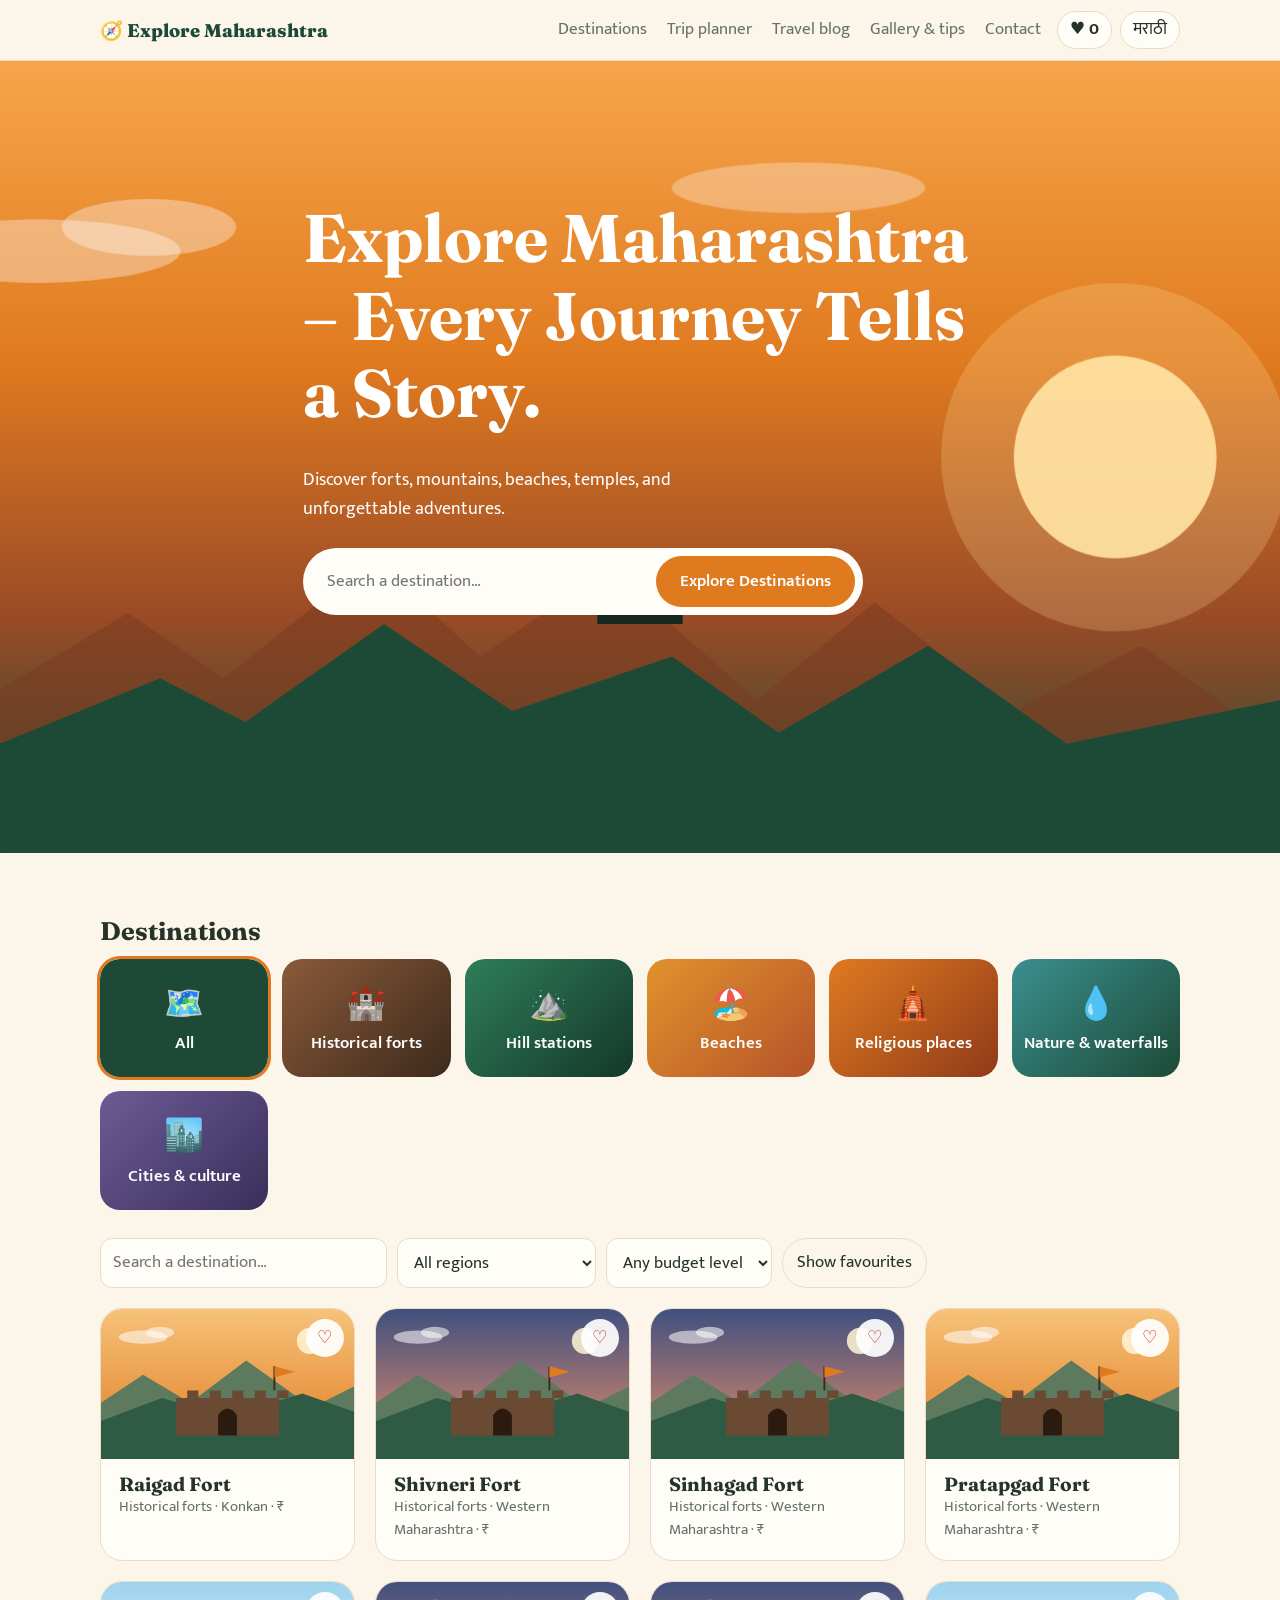
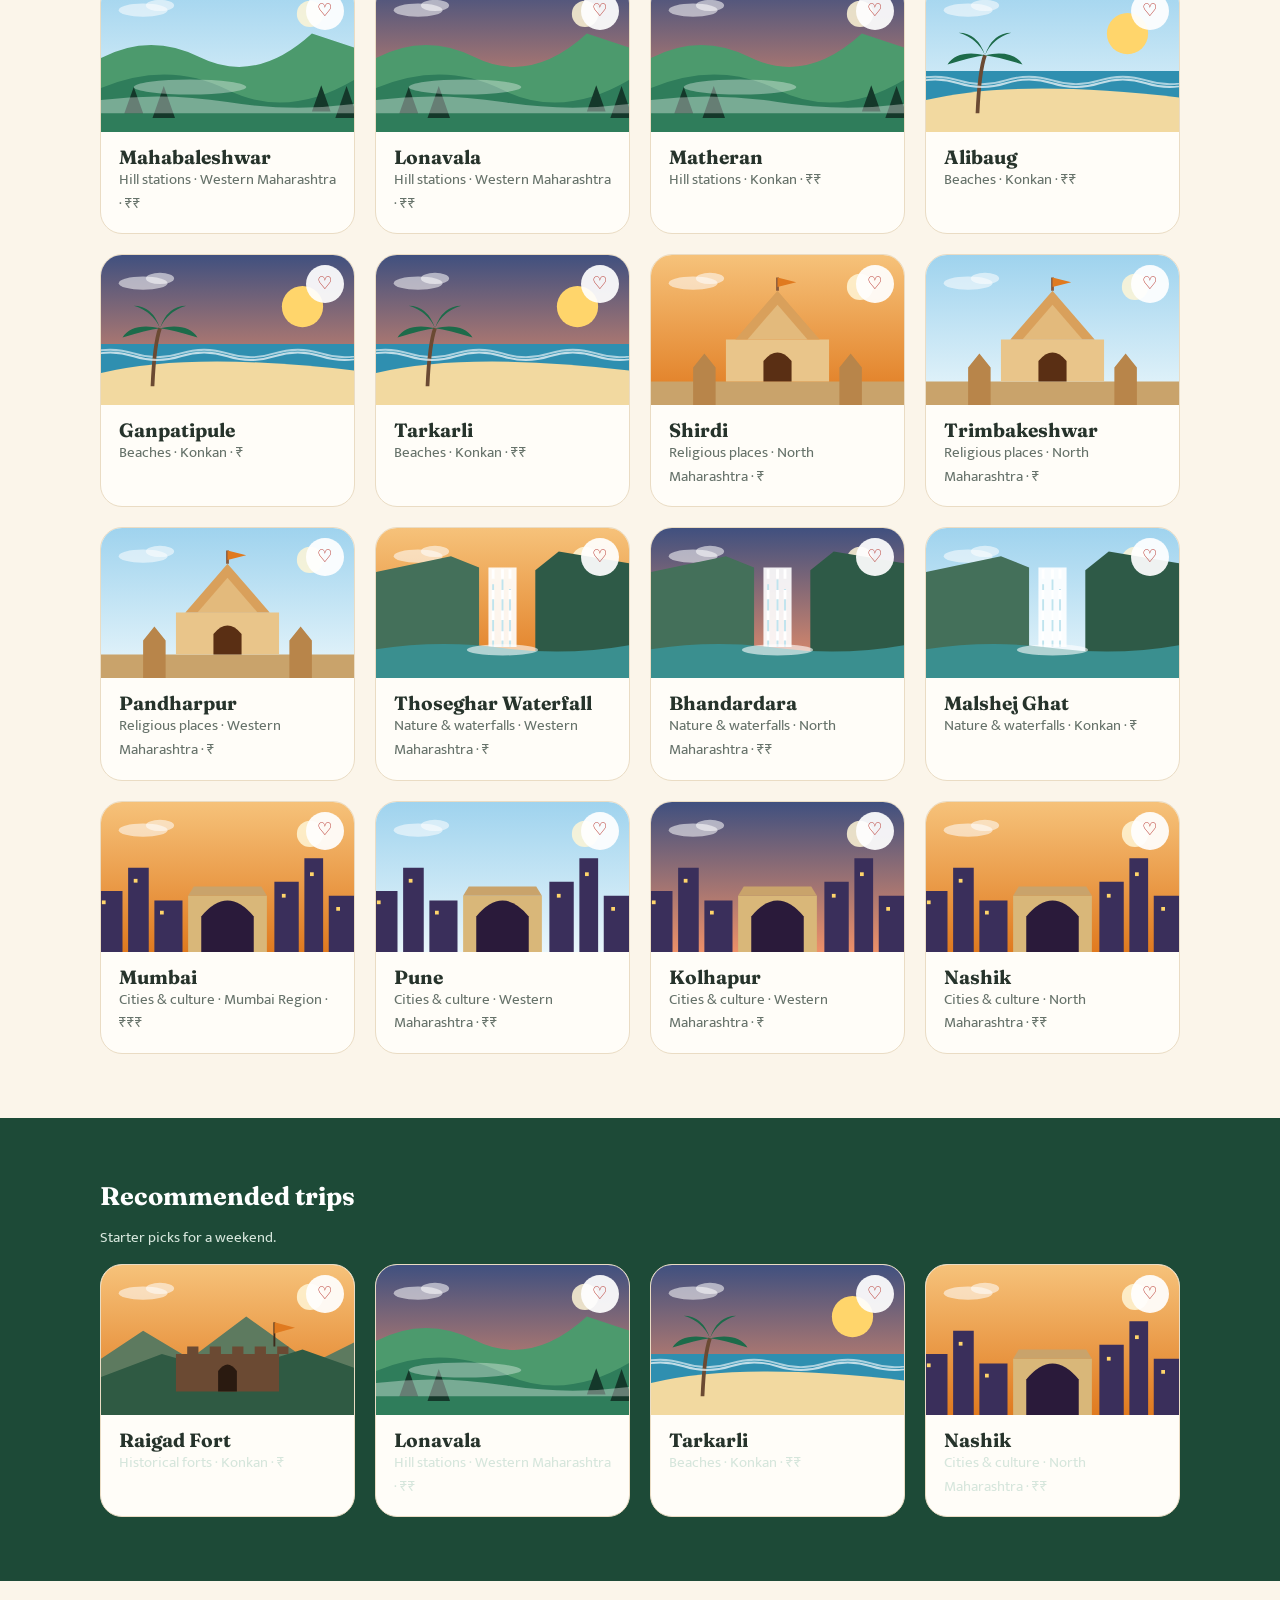
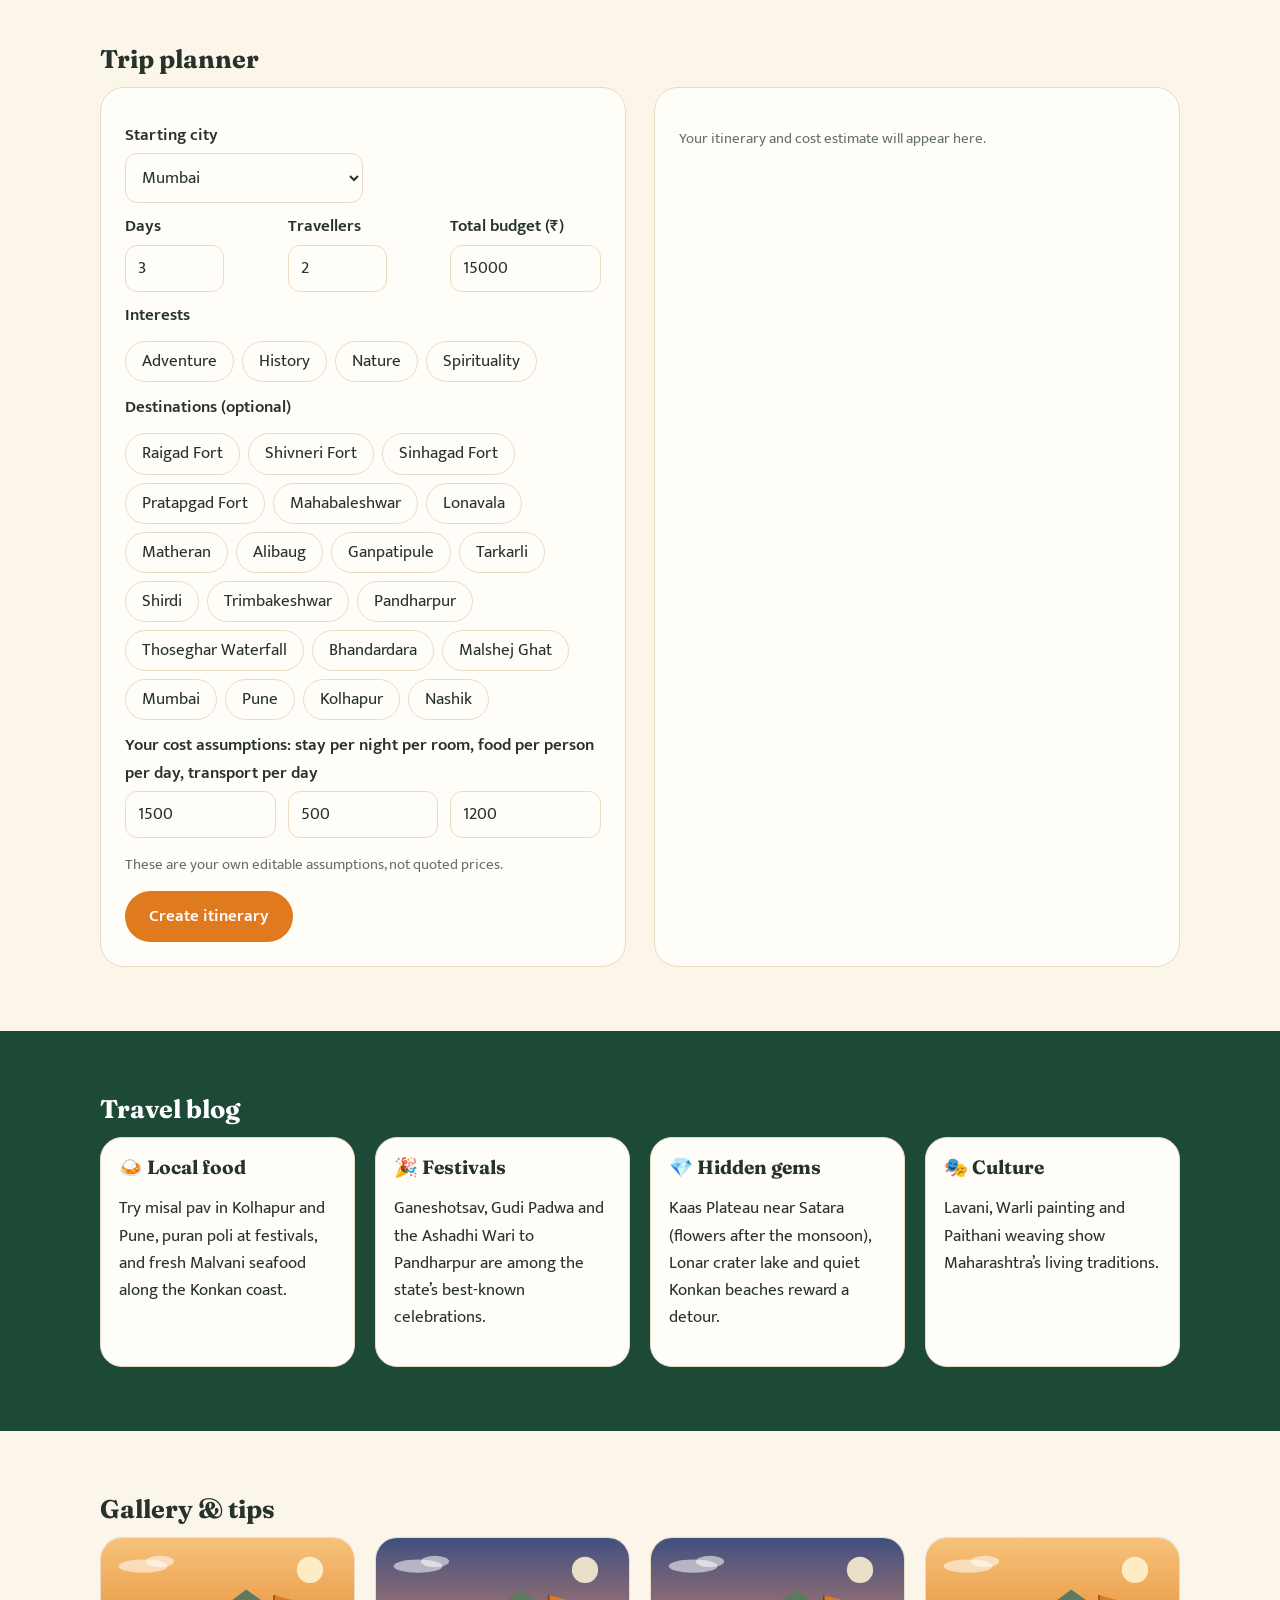
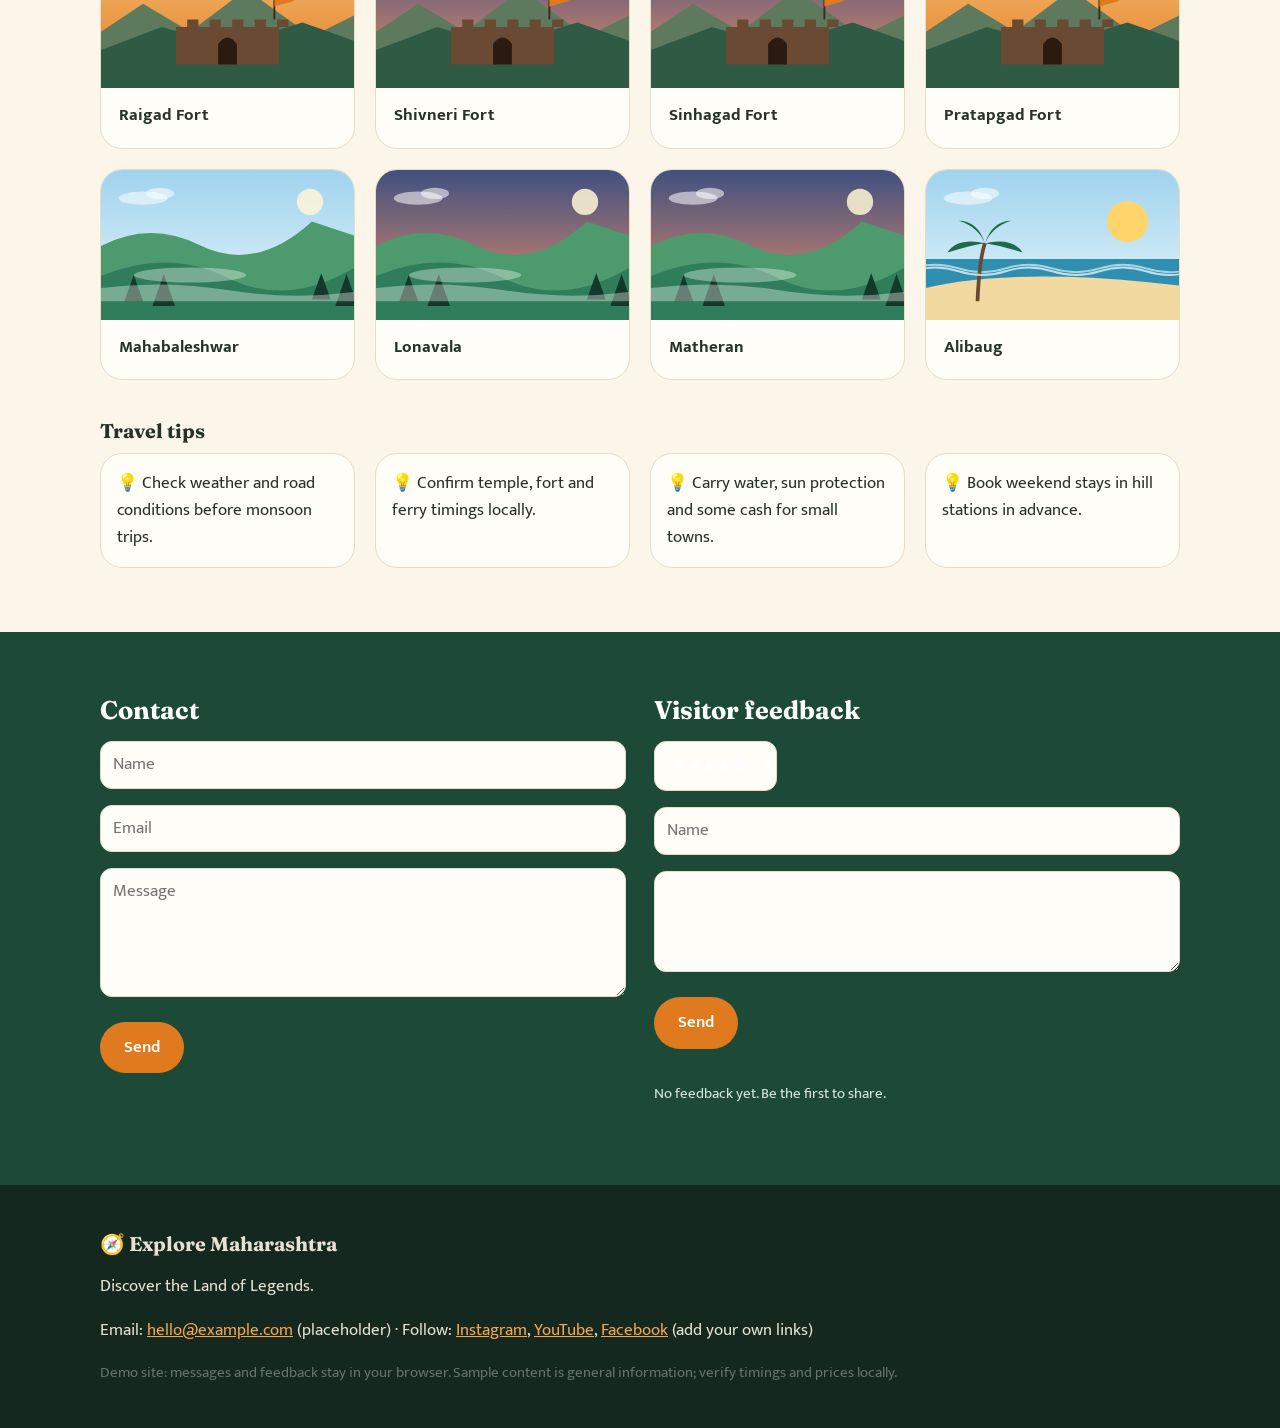
<file: Explore Maharashtra – Discover the Land of Legends (1).html>
<!DOCTYPE html>
<html lang="en"><head><meta charset="utf-8">
<meta name="viewport" content="width=device-width, initial-scale=1, viewport-fit=cover">
<title>Explore Maharashtra – Discover the Land of Legends</title>
<link href="https://fonts.googleapis.com/css2?family=Fraunces:wght@600;800&family=Mukta:wght@400;600&display=swap" rel="stylesheet">
<style>
:root{--bg:#fbf5ea;--card:#fffdf8;--ink:#26332b;--mut:#66726a;--sf:#e07a1f;--gr:#1d4a37;--ea:#8a5a3b;--line:#eadcc4;--onsf:#fff;box-sizing:border-box;padding-top:env(safe-area-inset-top,0px);padding-bottom:env(safe-area-inset-bottom,0px)}
@media(prefers-color-scheme:dark){:root:not([data-theme=light]){--bg:#111a15;--card:#19251f;--ink:#f2ecdf;--mut:#a9b5ac;--line:#2c3b32;--gr:#7fc3a0;color-scheme:dark}}
:root[data-theme=dark]{--bg:#111a15;--card:#19251f;--ink:#f2ecdf;--mut:#a9b5ac;--line:#2c3b32;--gr:#7fc3a0;color-scheme:dark}
*,*::before,*::after{box-sizing:inherit}html{scroll-behavior:smooth;scroll-padding-top:calc(env(safe-area-inset-top,0px) + 70px)}
body{margin:0;background:var(--bg);color:var(--ink);font:17px/1.6 Mukta,system-ui,sans-serif}
body::before{content:"";position:fixed;inset:0 0 auto;height:env(safe-area-inset-top,0px);background:var(--bg);z-index:60}
h1,h2,h3{font-family:Fraunces,Georgia,serif;line-height:1.15;margin:0 0 .5em}
a{color:inherit}button,input,select,textarea{font:inherit;color:inherit}
:focus-visible{outline:3px solid var(--sf);outline-offset:2px}
.wrap{max-width:1120px;margin:auto;padding:0 20px}section{padding:64px 0}
header{position:sticky;top:env(safe-area-inset-top,0px);z-index:50;background:var(--bg);border-bottom:1px solid var(--line)}
header .wrap{display:flex;align-items:center;gap:16px;height:60px}
.logo{font:800 1.15rem Fraunces,serif;text-decoration:none;color:var(--gr)}
nav{display:flex;gap:20px;margin-left:auto}nav a{text-decoration:none;color:var(--mut)}nav a:hover{color:var(--sf)}
.tools{display:flex;gap:8px}.tools button,#mb{border:1px solid var(--line);background:var(--card);border-radius:99px;padding:4px 12px;cursor:pointer}
#mb{display:none}
.btn{background:var(--sf);color:var(--onsf);border:0;border-radius:99px;padding:12px 24px;font-weight:600;cursor:pointer;text-decoration:none;display:inline-block;transition:transform .15s}
.btn:hover{transform:translateY(-2px)}.btn.alt{background:var(--gr);color:#fff}.ghost{background:none;border:1px solid var(--line);border-radius:99px;padding:6px 14px;cursor:pointer}
.hero{position:relative;min-height:88vh;display:flex;align-items:center;color:#fff;overflow:hidden;background:linear-gradient(180deg,#f6a54a 0%,#e07a1f 38%,#9a4b26 70%,#1d4a37 100%)}
.hero svg{position:absolute;left:0;bottom:0;width:100%;height:55%}
.hero .wrap{position:relative;padding-top:40px;padding-bottom:140px}
.hero h1{font-size:clamp(2.2rem,6vw,4.2rem);max-width:15ch;animation:rise .9s both}
@keyframes rise{from{opacity:0;transform:translateY(24px)}}
@media(prefers-reduced-motion:reduce){*{animation:none!important;transition:none!important;scroll-behavior:auto!important}}
.hero p{max-width:46ch;font-size:1.15rem}
.sb{display:flex;gap:8px;background:var(--card);padding:8px;border-radius:99px;max-width:560px;margin-top:24px}
.sb input{flex:1;border:0;background:none;padding:8px 16px;min-width:0}
.grid{display:grid;grid-template-columns:repeat(auto-fill,minmax(250px,1fr));gap:20px}
.card{background:var(--card);border:1px solid var(--line);border-radius:22px;overflow:hidden;position:relative;transition:transform .2s,box-shadow .2s}
.card:hover{transform:translateY(-4px);box-shadow:0 12px 28px rgba(60,40,10,.18)}
.ph{height:150px;overflow:hidden}.ph svg,.ph img{width:100%;height:100%;display:block;object-fit:cover;transition:transform .6s}
.card .b{padding:14px 18px 18px}.card h3{font-size:1.2rem;margin:0}.card h3 a{text-decoration:none}.card h3 a::after{content:"";position:absolute;inset:0}
.mut{color:var(--mut);font-size:.92rem}.fb{position:absolute;top:10px;right:10px;z-index:2;border:0;background:rgba(255,255,255,.92);color:#b3261e;border-radius:50%;width:38px;height:38px;cursor:pointer;font-size:1.1rem}
.chips{display:flex;flex-wrap:wrap;gap:8px;margin:12px 0}.chip{border:1px solid var(--line);background:var(--card);border-radius:99px;padding:6px 16px;cursor:pointer}
.chip.on{background:var(--gr);color:#fff;border-color:var(--gr)}
.filters{display:flex;flex-wrap:wrap;gap:10px;margin:0 0 20px}
input,select,textarea{background:var(--card);border:1px solid var(--line);border-radius:12px;padding:9px 12px;max-width:100%}
.cats{display:grid;grid-template-columns:repeat(auto-fit,minmax(150px,1fr));gap:14px;margin-bottom:28px}
.cat{border:0;border-radius:20px;padding:20px 10px;color:#fff;cursor:pointer;font-weight:600;text-align:center}.cat span{display:block;font-size:2rem}
.empty{padding:40px;text-align:center;border:2px dashed var(--line);border-radius:20px;color:var(--mut);grid-column:1/-1}
.two{display:grid;grid-template-columns:1fr 1fr;gap:28px}.stack>*{margin-bottom:16px}
.pl{background:var(--card);border:1px solid var(--line);border-radius:24px;padding:24px}
.pl label{display:block;margin:10px 0 4px;font-weight:600}.row{display:grid;grid-template-columns:repeat(auto-fit,minmax(130px,1fr));gap:12px}
.day{border-left:4px solid var(--sf);padding:4px 0 4px 14px;margin:0 0 14px}
.dark{background:var(--gr);color:#fff}.dark .mut{color:#d6e6dc}.dark .card{color:var(--ink)}
#dv{position:fixed;inset:0;z-index:80;background:var(--bg);overflow:auto;display:none;padding-top:env(safe-area-inset-top,0px)}
#dv.open{display:block;animation:rise .35s both}
.gal{display:grid;grid-template-columns:2fr 1fr 1fr;gap:10px;margin:18px 0}.gal div{border-radius:18px;min-height:120px;display:grid;place-items:center;color:#fff;text-align:center;padding:8px}.gal div:first-child{grid-row:span 2;min-height:250px;font-size:3.5rem}
.gt{position:relative;overflow:hidden;padding:0!important}.gt svg{position:absolute;inset:0;width:100%;height:100%}.gt span{position:relative;align-self:end;background:rgba(0,0,0,.5);padding:2px 12px;border-radius:99px;font-size:.9rem;margin:8px}
.tag{display:inline-block;background:var(--line);border-radius:99px;padding:2px 12px;margin:2px;font-size:.9rem}
.err{color:#b3261e}.ok{color:var(--gr);font-weight:600}
footer{background:#14281f;color:#e8e0d0;padding:48px 0 28px}footer a{color:#f6a54a}
.spin{width:28px;height:28px;border:4px solid var(--line);border-top-color:var(--sf);border-radius:50%;animation:sp 1s linear infinite;margin:20px auto}@keyframes sp{to{transform:rotate(360deg)}}
@media(max-width:820px){.two{grid-template-columns:1fr}.gal{grid-template-columns:1fr 1fr}.gal div:first-child{grid-column:span 2;grid-row:auto;min-height:160px}
#mb{display:block}nav{display:none;position:absolute;top:60px;left:0;right:0;background:var(--bg);flex-direction:column;padding:16px 20px;border-bottom:1px solid var(--line)}nav.open{display:flex}.tools{margin-left:auto}}
.cl{animation:dr 14s ease-in-out infinite alternate}@keyframes dr{to{transform:translateX(40px)}}
.sun{animation:pu 4s ease-in-out infinite;transform-box:fill-box;transform-origin:center}@keyframes pu{50%{transform:scale(1.14)}}
.fl{animation:fw 1.6s ease-in-out infinite;transform-box:fill-box;transform-origin:left center}@keyframes fw{50%{transform:skewY(10deg)}}
.wv{animation:wv 5s linear infinite}@keyframes wv{to{transform:translateX(100px)}}
.wf{animation:wf .9s linear infinite}@keyframes wf{to{stroke-dashoffset:-22}}
.tw{animation:gl 1.8s ease-in-out infinite alternate}.tw2{animation-delay:-.9s}@keyframes gl{from{opacity:.25}}
.card:hover .ph svg,.card:hover .ph img{transform:scale(1.1)}.gt img{position:absolute;inset:0;width:100%;height:100%;object-fit:cover}
.rv{opacity:0;transform:translateY(24px);transition:opacity .6s,transform .6s}.rv.in{opacity:1;transform:none}
.hero .sky{top:0;height:100%}.sunrise{animation:ri 2.6s cubic-bezier(.2,.7,.2,1) both}@keyframes ri{from{transform:translateY(140px);opacity:0}}
.bd{animation:fly 18s linear infinite}@keyframes fly{from{transform:translateX(-80px)}to{transform:translateX(1300px)}}
.hero p{animation:rise2 .9s .25s both}.sb{animation:rise2 .9s .45s both}@keyframes rise2{from{opacity:0;transform:translateY(24px)}}
</style></head>
<body id="top">
<header><div class="wrap"><a class="logo" href="#top">🧭 Explore Maharashtra</a>
<nav id="nav"><a href="#destinations" data-i="nDest"></a><a href="#planner" data-i="nPlan"></a><a href="#blog" data-i="nBlog"></a><a href="#gallery" data-i="nGal"></a><a href="#contact" data-i="nCon"></a></nav>
<div class="tools"><button id="fv" aria-label="Favourites">♥ <b id="fc">0</b></button><button id="lg">मराठी</button><button id="mb" aria-label="Menu">☰</button></div></div></header>

<main>
<div class="hero"><svg class="sky" viewBox="0 0 1200 500" preserveAspectRatio="xMidYMid slice" aria-hidden="true"><circle class="sunrise" cx="900" cy="250" r="110" fill="#ffe3a3" opacity=".22"/><circle class="sunrise" cx="900" cy="250" r="64" fill="#ffe3a3" opacity=".92"/><g class="cl"><ellipse cx="220" cy="120" rx="90" ry="20" fill="#fff" opacity=".35"/><ellipse cx="290" cy="105" rx="55" ry="18" fill="#fff" opacity=".35"/></g><g class="cl" style="animation-duration:20s"><ellipse cx="700" cy="80" rx="80" ry="16" fill="#fff" opacity=".3"/></g><g transform="translate(0 150)"><path class="bd" d="M0 0q8-10 16 0q8-10 16 0" fill="none" stroke="#3a1d0e" stroke-width="3" stroke-linecap="round"/></g><g transform="translate(0 200)"><path class="bd" style="animation-delay:-6s" d="M0 0q8-10 16 0q8-10 16 0" fill="none" stroke="#3a1d0e" stroke-width="3" stroke-linecap="round"/></g><g transform="translate(0 110)"><path class="bd" style="animation-delay:-12s" d="M0 0q8-10 16 0q8-10 16 0" fill="none" stroke="#3a1d0e" stroke-width="3" stroke-linecap="round"/></g></svg><svg viewBox="0 0 1200 400" preserveAspectRatio="none" aria-hidden="true"><path d="M0 400V250l120-70 90 60 140-110 100 90 120-80 140 120 110-90 130 100 120-60 130 90v200z" fill="#7a3d22" opacity=".55"/><path d="M0 400V300l150-60 80 40 130-90 120 80 150-50 100 70 140-80 130 90 200-40v140z" fill="#1d4a37"/><path d="M560 190h80v-20h-10v-14h-12v14h-14v-14h-12v14h-14v-14h-12v14h-6z" fill="#14281f"/></svg>
<div class="wrap"><h1 data-i="h1"></h1><p data-i="sub"></p>
<form class="sb" id="hs" role="search"><input id="hq" data-ph="ph" aria-label="Search destinations"><button class="btn" data-i="btn"></button></form></div></div>

<section id="destinations"><div class="wrap">
<h2 data-i="nDest"></h2>
<div class="cats" id="cats"></div>
<div class="filters"><input id="q" data-ph="ph" aria-label="Search"><select id="zf"></select><select id="bf"></select><button class="ghost" id="fo"></button></div>
<div class="grid" id="list" aria-live="polite"></div></div></section>

<section class="dark" id="featured"><div class="wrap"><h2 data-i="rec"></h2><p class="mut" data-i="recs"></p>
<div class="grid" id="rec"></div></div></section>

<section id="planner"><div class="wrap"><h2 data-i="nPlan"></h2><div class="two"><div class="pl">
<label data-i="start"></label><select id="ps"><option>Mumbai</option><option>Pune</option><option>Nashik</option><option>Nagpur</option><option>Kolhapur</option><option>Chhatrapati Sambhajinagar</option></select>
<div class="row"><div><label data-i="days"></label><input id="pd" type="number" min="1" max="10" value="3"></div><div><label data-i="trav"></label><input id="pt" type="number" min="1" max="20" value="2"></div><div><label data-i="bud"></label><input id="pb" type="number" min="0" step="500" value="15000"></div></div>
<label data-i="int"></label><div class="chips" id="pi"></div>
<label data-i="pls"></label><div class="chips" id="pp"></div>
<label data-i="rates"></label><div class="row"><input id="rs" type="number" min="0" value="1500" aria-label="Stay"><input id="rf" type="number" min="0" value="500" aria-label="Food"><input id="rt" type="number" min="0" value="1200" aria-label="Transport"></div>
<p class="mut" data-i="ratesn"></p><button class="btn" id="gen" data-i="gen"></button></div>
<div class="pl" id="out" aria-live="polite"><p class="mut" data-i="outh"></p></div></div></div></section>

<section id="blog" class="dark"><div class="wrap"><h2 data-i="nBlog"></h2><div class="grid" id="bl"></div></div></section>

<section id="gallery"><div class="wrap"><h2 data-i="nGal"></h2><div class="grid" id="gl"></div>
<h3 style="margin-top:40px" data-i="tipsh"></h3><div class="grid" id="tp"></div></div></section>

<section id="contact" class="dark"><div class="wrap two"><form class="stack" id="cf" novalidate><h2 data-i="nCon"></h2>
<input id="cn" placeholder="Name" aria-label="Name" style="width:100%"><input id="ce" type="email" placeholder="Email" aria-label="Email" style="width:100%"><textarea id="cm" rows="4" placeholder="Message" aria-label="Message" style="width:100%"></textarea>
<button class="btn" data-i="send"></button><p id="cs" role="status"></p></form>
<form class="stack" id="ff" novalidate><h2 data-i="fbh"></h2><select id="fr" aria-label="Rating"><option value="5">★★★★★</option><option value="4">★★★★</option><option value="3">★★★</option><option value="2">★★</option><option value="1">★</option></select>
<input id="fn" placeholder="Name" aria-label="Name" style="width:100%"><textarea id="ft" rows="3" aria-label="Feedback" style="width:100%"></textarea><button class="btn" data-i="send"></button><p id="fs" role="status"></p><div id="fl"></div></form></div></section>
</main>

<footer><div class="wrap"><h3>🧭 Explore Maharashtra</h3><p>Discover the Land of Legends.</p>
<p>Email: <a href="mailto:hello@example.com">hello@example.com</a> (placeholder) · Follow: <a href="#top">Instagram</a>, <a href="#top">YouTube</a>, <a href="#top">Facebook</a> (add your own links)</p>
<p class="mut" data-i="disc"></p></div></footer>

<div id="dv" role="dialog" aria-modal="true" aria-label="Destination details"></div>

<script>
const CAT={forts:["🏰","#8a5a3b,#3d2a1b"],hills:["⛰️","#2f7d5b,#14382a"],beaches:["🏖️","#e0922b,#b5532a"],religious:["🛕","#e07a1f,#8f3a1a"],nature:["💧","#3a8f8f,#1d4a37"],cities:["🏙️","#6b5b95,#3a2f5b"]};
const TIPS={forts:"Wear shoes with grip, carry water, and avoid climbing in heavy rain or after dark.",hills:"Roads can be foggy in the monsoon. Book stays early for weekends and holidays.",beaches:"Swim only where locals or lifeguards say it is safe, and respect red-flag warnings.",religious:"Dress modestly, expect queues on festival days, and check temple timings before you go.",nature:"Waterfalls and ghats can be slippery and dangerous in the monsoon. Follow local warnings.",cities:"Use official transport options, keep valuables secure, and plan for traffic."};
const D=[
{id:"raigad",c:"forts",n:"Raigad Fort",m:"रायगड",z:"Konkan",t:["history","adventure"],b:1,best:"October to February",f:"Capital of Chhatrapati Shivaji Maharaj’s kingdom, where he was crowned in 1674.",a:["Maha Darwaja","Jagadishwar temple","Ropeway ride"],nb:["pratapgad","mahabaleshwar"]},
{id:"shivneri",c:"forts",n:"Shivneri Fort",m:"शिवनेरी",z:"Western Maharashtra",t:["history","adventure"],b:1,best:"October to February",f:"Birthplace of Chhatrapati Shivaji Maharaj, near Junnar in Pune district.",a:["Shivai Devi temple","Birthplace of Shivaji Maharaj","Fort ramparts"],nb:["sinhagad","lonavala"]},
{id:"sinhagad",c:"forts",n:"Sinhagad Fort",m:"सिंहगड",z:"Western Maharashtra",t:["history","adventure","nature"],b:1,best:"Monsoon and winter",f:"Hill fort near Pune, famous for Tanaji Malusare’s battle in 1670.",a:["Tanaji Malusare memorial","Kondhana caves","Sunrise views"],nb:["pune","lonavala"]},
{id:"pratapgad",c:"forts",n:"Pratapgad Fort",m:"प्रतापगड",z:"Western Maharashtra",t:["history","nature"],b:1,best:"October to February",f:"Fort near Mahabaleshwar linked to the 1659 encounter with Afzal Khan.",a:["Bhavani temple","Shivaji statue","Fort walls"],nb:["mahabaleshwar","raigad"]},
{id:"mahabaleshwar",c:"hills",n:"Mahabaleshwar",m:"महाबळेश्वर",z:"Western Maharashtra",t:["nature"],b:2,best:"October to June (heavy rain in monsoon)",f:"Hill station in the Sahyadris near the source of the Krishna river, known for strawberries.",a:["Arthur’s Seat","Venna Lake","Strawberry farms"],nb:["pratapgad","thoseghar"]},
{id:"lonavala",c:"hills",n:"Lonavala",m:"लोणावळा",z:"Western Maharashtra",t:["nature","adventure","history"],b:2,best:"Monsoon to winter",f:"Green Sahyadri hill station between Mumbai and Pune, near the Karla and Bhaja caves.",a:["Bhushi Dam","Karla and Bhaja caves","Chikki tasting"],nb:["sinhagad","matheran"]},
{id:"matheran",c:"hills",n:"Matheran",m:"माथेरान",z:"Konkan",t:["nature"],b:2,best:"October to May",f:"A vehicle-free hill station; the Neral–Matheran toy train is a classic ride.",a:["Echo Point","Toy train","Horse-riding trails"],nb:["lonavala","alibaug"]},
{id:"alibaug",c:"beaches",n:"Alibaug",m:"अलिबाग",z:"Konkan",t:["history","nature"],b:2,best:"October to May",f:"Coastal town near Mumbai with the sea-fort Kolaba, reached by ferry or road.",a:["Alibaug beach","Kolaba Fort","Ferry ride"],nb:["raigad","matheran"]},
{id:"ganpatipule",c:"beaches",n:"Ganpatipule",m:"गणपतीपुळे",z:"Konkan",t:["spirituality","nature"],b:1,best:"October to March",f:"A beach town in Ratnagiri known for its seaside Ganesh temple.",a:["Ganpatipule temple","Beach walks","Konkan food"],nb:["tarkarli"]},
{id:"tarkarli",c:"beaches",n:"Tarkarli",m:"तारकर्ली",z:"Konkan",t:["adventure","nature"],b:2,best:"November to March",f:"Sindhudurg beach known for clear water, water sports and Malvani cuisine.",a:["Snorkelling and scuba","Sindhudurg Fort","Malvani meals"],nb:["ganpatipule"]},
{id:"shirdi",c:"religious",n:"Shirdi",m:"शिर्डी",z:"North Maharashtra",t:["spirituality"],b:1,best:"October to March",f:"Home of the Sai Baba temple and samadhi in Ahmednagar district.",a:["Sai Baba Samadhi Mandir","Dwarkamai","Aarti"],nb:["bhandardara","nashik"]},
{id:"trimbakeshwar",c:"religious",n:"Trimbakeshwar",m:"त्र्यंबकेश्वर",z:"North Maharashtra",t:["spirituality","nature"],b:1,best:"October to March",f:"Ancient Shiva temple, one of the twelve Jyotirlingas, near the Godavari’s source.",a:["Trimbakeshwar temple","Brahmagiri hill","Kushavart kund"],nb:["nashik"]},
{id:"pandharpur",c:"religious",n:"Pandharpur",m:"पंढरपूर",z:"Western Maharashtra",t:["spirituality"],b:1,best:"October to March; Ashadhi Ekadashi for the Wari",f:"Temple town on the Bhima river, centre of the Warkari tradition of Vitthal worship.",a:["Vitthal-Rukmini temple","Chandrabhaga riverfront","Ashadhi Wari"],nb:["kolhapur"]},
{id:"thoseghar",c:"nature",n:"Thoseghar Waterfall",m:"ठोसेघर",z:"Western Maharashtra",t:["nature","adventure"],b:1,best:"Monsoon (July to September) with caution",f:"Series of waterfalls near Satara, at their best during the rains.",a:["Main waterfall viewpoints","Nature walks","Sajjangad nearby"],nb:["mahabaleshwar","pratapgad"]},
{id:"bhandardara",c:"nature",n:"Bhandardara",m:"भंडारदरा",z:"North Maharashtra",t:["nature","adventure"],b:2,best:"Monsoon to winter",f:"Lake and mountain region with Arthur Lake, Randha Falls and Kalsubai, the state’s highest peak.",a:["Arthur Lake","Randha Falls","Kalsubai trek"],nb:["shirdi","nashik"]},
{id:"malshej",c:"nature",n:"Malshej Ghat",m:"माळशेज घाट",z:"Konkan",t:["nature","adventure"],b:1,best:"Monsoon (July to September) with caution",f:"Sahyadri mountain pass known for misty monsoon views and waterfalls.",a:["Ghat viewpoints","Waterfalls","Photography"],nb:["shivneri","lonavala"]},
{id:"mumbai",c:"cities",n:"Mumbai",m:"मुंबई",z:"Mumbai Region",t:["history","nature"],b:3,best:"November to February",f:"Maharashtra’s coastal capital, home to the Gateway of India and Elephanta Caves.",a:["Gateway of India","Marine Drive","Elephanta Caves"],nb:["alibaug","lonavala"]},
{id:"pune",c:"cities",n:"Pune",m:"पुणे",z:"Western Maharashtra",t:["history"],b:2,best:"October to February",f:"Cultural city of the Peshwas with Shaniwar Wada and the Aga Khan Palace.",a:["Shaniwar Wada","Aga Khan Palace","Dagdusheth Ganpati"],nb:["sinhagad","lonavala"]},
{id:"kolhapur",c:"cities",n:"Kolhapur",m:"कोल्हापूर",z:"Western Maharashtra",t:["spirituality","history"],b:1,best:"October to February",f:"City of the Mahalaxmi temple, Kolhapuri chappals and spicy tambda rassa.",a:["Mahalaxmi temple","Rankala Lake","New Palace museum"],nb:["pandharpur","tarkarli"]},
{id:"nashik",c:"cities",n:"Nashik",m:"नाशिक",z:"North Maharashtra",t:["spirituality","history"],b:2,best:"October to March",f:"Godavari city of the Kumbh Mela, Panchavati ghats and nearby vineyards.",a:["Panchavati","Pandavleni caves","Vineyard visits"],nb:["trimbakeshwar","shirdi"]}];
const BLOG=[["🍛 Local food","Try misal pav in Kolhapur and Pune, puran poli at festivals, and fresh Malvani seafood along the Konkan coast."],["🎉 Festivals","Ganeshotsav, Gudi Padwa and the Ashadhi Wari to Pandharpur are among the state’s best-known celebrations."],["💎 Hidden gems","Kaas Plateau near Satara (flowers after the monsoon), Lonar crater lake and quiet Konkan beaches reward a detour."],["🎭 Culture","Lavani, Warli painting and Paithani weaving show Maharashtra’s living traditions."]];
const TP=["Check weather and road conditions before monsoon trips.","Confirm temple, fort and ferry timings locally.","Carry water, sun protection and some cash for small towns.","Book weekend stays in hill stations in advance."];
const T={en:{nDest:"Destinations",nPlan:"Trip planner",nBlog:"Travel blog",nGal:"Gallery & tips",nCon:"Contact",h1:"Explore Maharashtra – Every Journey Tells a Story.",sub:"Discover forts, mountains, beaches, temples, and unforgettable adventures.",ph:"Search a destination…",btn:"Explore Destinations",all:"All",forts:"Historical forts",hills:"Hill stations",beaches:"Beaches",religious:"Religious places",nature:"Nature & waterfalls",cities:"Cities & culture",reg:"All regions",bud:"Total budget (₹)",bf:"Any budget level",fo:"Show favourites",fa:"Show all",empty:"No destinations match. Clear a filter or try another search.",nofav:"No favourites yet. Tap ♥ on a card to save it.",rec:"Recommended trips",recs:"Starter picks for a weekend.",best:"Best time to visit",attr:"Attractions & activities",nbh:"Nearby destinations",tips:"Travel tips & safety",bl:"Budget level",bln:"Relative level only. Check current prices before you travel.",map:"Open in Google Maps",fct:"Facts",back:"← Back",addp:"Add to planner",start:"Starting city",days:"Days",trav:"Travellers",int:"Interests",pls:"Destinations (optional)",rates:"Your cost assumptions: stay per night per room, food per person per day, transport per day",ratesn:"These are your own editable assumptions, not quoted prices.",gen:"Create itinerary",outh:"Your itinerary and cost estimate will appear here.",send:"Send",tipsh:"Travel tips",fbh:"Visitor feedback",disc:"Demo site: messages and feedback stay in your browser. Sample content is general information; verify timings and prices locally.",adventure:"Adventure",history:"History",nature2:"Nature",spirituality:"Spirituality",sent:"Thanks! Saved in this browser (demo, nothing is sent).",bad:"Please fill in all fields; email must be valid.",nofb:"No feedback yet. Be the first to share.",ld:"Planning…",noresult:"Pick at least one interest or destination.",over:"Over budget by",under:"Within budget, left over",stay:"Accommodation",food:"Food",trans:"Transport",tot:"Estimated total",depart:"depart from",free:"Free day: rest or explore nearby"},
mr:{nDest:"ठिकाणे",nPlan:"सहल नियोजक",nBlog:"प्रवास ब्लॉग",nGal:"गॅलरी व सूचना",nCon:"संपर्क",h1:"महाराष्ट्र एक्सप्लोर करा – प्रत्येक प्रवास एक कथा सांगतो.",sub:"किल्ले, डोंगर, समुद्रकिनारे, मंदिरे आणि अविस्मरणीय साहसांचा शोध घ्या.",ph:"ठिकाण शोधा…",btn:"ठिकाणे पाहा",all:"सर्व",forts:"ऐतिहासिक किल्ले",hills:"थंड हवेची ठिकाणे",beaches:"समुद्रकिनारे",religious:"धार्मिक स्थळे",nature:"निसर्ग व धबधबे",cities:"शहरे व संस्कृती",reg:"सर्व विभाग",bud:"एकूण बजेट (₹)",bf:"कोणतीही बजेट पातळी",fo:"आवडती दाखवा",fa:"सर्व दाखवा",empty:"काही सापडले नाही. फिल्टर बदला किंवा दुसरे शोधा.",nofav:"अजून आवडती नाहीत. जतन करण्यासाठी ♥ दाबा.",rec:"शिफारस केलेल्या सहली",recs:"वीकेंडसाठी सुरुवातीच्या निवडी.",best:"भेटीसाठी उत्तम काळ",attr:"आकर्षणे व उपक्रम",nbh:"जवळची ठिकाणे",tips:"प्रवास सूचना व सुरक्षा",bl:"बजेट पातळी",bln:"ही फक्त सापेक्ष पातळी आहे. प्रवासापूर्वी सध्याचे दर तपासा.",map:"Google Maps मध्ये उघडा",fct:"माहिती",back:"← मागे",addp:"नियोजकात जोडा",start:"सुरुवातीचे शहर",days:"दिवस",trav:"प्रवासी",int:"आवड",pls:"ठिकाणे (ऐच्छिक)",rates:"तुमचे खर्चाचे अंदाज: प्रति रात्र खोली, प्रति व्यक्ती दररोज जेवण, दररोज वाहतूक",ratesn:"हे तुमचे स्वतःचे बदलता येणारे अंदाज आहेत, अधिकृत दर नाहीत.",gen:"प्रवास आराखडा तयार करा",outh:"तुमचा आराखडा आणि खर्चाचा अंदाज येथे दिसेल.",send:"पाठवा",tipsh:"प्रवास सूचना",fbh:"अभ्यागतांचा अभिप्राय",disc:"डेमो साइट: संदेश व अभिप्राय तुमच्या ब्राउझरमध्येच राहतात. वेळा व दर स्थानिक पातळीवर तपासा.",adventure:"साहस",history:"इतिहास",nature2:"निसर्ग",spirituality:"अध्यात्म",sent:"धन्यवाद! या ब्राउझरमध्ये जतन केले (डेमो, काही पाठवले जात नाही).",bad:"सर्व माहिती भरा; ईमेल योग्य असावा.",nofb:"अजून अभिप्राय नाही. पहिला तुमचा असू द्या.",ld:"नियोजन सुरू आहे…",noresult:"किमान एक आवड किंवा ठिकाण निवडा.",over:"बजेटपेक्षा जास्त",under:"बजेटमध्ये, शिल्लक",stay:"निवास",food:"जेवण",trans:"वाहतूक",tot:"एकूण अंदाजे खर्च",depart:"येथून निघा:",free:"मोकळा दिवस: विश्रांती किंवा जवळपास फिरा"}};
const $=s=>document.querySelector(s),$$=s=>[...document.querySelectorAll(s)];
let lang="en",fav=[],fbs=[],cat="all",favOnly=false,picked=new Set(),ints=new Set();
const ld=(k,d)=>{try{return JSON.parse(localStorage.getItem(k))??d}catch(e){return d}},sv=(k,v)=>{try{localStorage.setItem(k,JSON.stringify(v))}catch(e){}};
lang=ld("lang","en");fav=ld("fav",[]);fbs=ld("fbs",[]);
const t=k=>T[lang][k]||T.en[k],nm=d=>lang==="mr"?d.m:d.n,esc=s=>{const e=document.createElement("div");e.textContent=s;return e.innerHTML};
const grad=c=>`linear-gradient(135deg,${CAT[c][1]})`,tiers=["","₹","₹₹","₹₹₹"];
function applyLang(){document.documentElement.lang=lang;$("#lg").textContent=lang==="en"?"मराठी":"English";
$$("[data-i]").forEach(e=>e.textContent=t(e.dataset.i));$$("[data-ph]").forEach(e=>e.placeholder=t(e.dataset.ph));
$("#cats").innerHTML=`<button class="cat" data-c="all" style="background:var(--gr)"><span>🗺️</span>${t("all")}</button>`+Object.keys(CAT).map(k=>`<button class="cat" data-c="${k}" style="background:${grad(k)}"><span>${CAT[k][0]}</span>${t(k)}</button>`).join("");
const zs=[...new Set(D.map(d=>d.z))],zv=$("#zf").value,bv=$("#bf").value;
$("#zf").innerHTML=`<option value="">${t("reg")}</option>`+zs.map(z=>`<option>${z}</option>`).join("");$("#zf").value=zv;
$("#bf").innerHTML=`<option value="">${t("bf")}</option>`+[1,2,3].map(i=>`<option value="${i}">${tiers[i]}</option>`).join("");$("#bf").value=bv;
$("#pi").innerHTML=["adventure","history","nature","spirituality"].map(k=>`<button type="button" class="chip${ints.has(k)?" on":""}" data-k="${k}">${t(k==="nature"?"nature2":k)}</button>`).join("");
$("#pp").innerHTML=D.map(d=>`<button type="button" class="chip${picked.has(d.id)?" on":""}" data-p="${d.id}">${nm(d)}</button>`).join("");
$("#bl").innerHTML=BLOG.map(b=>`<article class="card" style="padding:18px"><h3>${b[0]}</h3><p>${b[1]}</p></article>`).join("");
$("#tp").innerHTML=TIPS_L().map(x=>`<div class="card" style="padding:16px">💡 ${x}</div>`).join("");
$("#gl").innerHTML=D.slice(0,8).map(d=>`<a href="#${d.id}" class="card" style="text-decoration:none"><div class="ph">${art(d.c,d.id.length)}</div><div class="b"><b>${nm(d)}</b></div></a>`).join("");
$("#rec").innerHTML=["raigad","lonavala","tarkarli","nashik"].map(i=>cardH(D.find(d=>d.id===i))).join("");
$("#fo").textContent=favOnly?t("fa"):t("fo");renderFl();render()}
const TIPS_L=()=>TP;
let _n=0;const SK=["#f6c27a,#e07a1f","#9fd3ee,#e9f6fb","#40507f,#ee9068"];
const SC={forts:'<path d="M0 160V110l60-40 50 30 60-45 70 50 60-30v85z" fill="#5d7a5f"/><path d="M0 160V125l80-30 70 20 80-25 70 25v45z" fill="#2f5a43"/><path d="M95 135v-40h110v40z" fill="#6b4a33"/><path d="M95 95h12v-8h12v8h12v-8h12v8h12v-8h12v8h12v-8h12v8h12v-8h12v8h2z" fill="#6b4a33"/><path d="M140 135v-22q10-14 20 0v22z" fill="#2a1a10"/><path d="M200 87v-26" stroke="#3d2a1b" stroke-width="2"/><path class="fl" d="M200 61l22 6-22 6z" fill="#e07a1f"/>',
hills:'<path d="M0 160V90q60-40 120-10t120-25l60 20v85z" fill="#4c9a6d"/><path d="M0 160V120q80-40 150-5t150-20v65z" fill="#2f7d5b"/><g fill="#14382a"><path d="M40 140l10-28 10 28z"/><path d="M70 145l12-34 12 34z"/><path d="M240 138l10-28 10 28z"/><path d="M265 145l12-34 12 34z"/></g><path d="M0 128q75-12 150 0t150 0v12H0z" fill="#fff" opacity=".35"/>',
beaches:'<circle cx="230" cy="55" r="22" fill="#ffd56b"/><path d="M0 95h300v65H0z" fill="#2f8fb0"/><path d="M0 105q25-8 50 0t50 0 50 0 50 0 50 0 50 0" stroke="#fff" stroke-width="2" fill="none" opacity=".6"/><path d="M0 160V130q100-30 300-5v35z" fill="#f2d9a0"/><path d="M70 140q2-45 8-62" stroke="#6b4a33" stroke-width="4" fill="none"/><g fill="#1d6b4a"><path d="M78 78q-30-6-40 10 25-8 40-10z"/><path d="M78 78q30-6 40 10-25-8-40-10z"/><path d="M78 78q-8-24-28-24 20 6 28 24z"/><path d="M78 78q8-24 28-24-20 6-28 24z"/></g>',
religious:'<path d="M0 160V135h300v25z" fill="#c9a36b"/><path d="M95 135v-45h110v45z" fill="#e9c58a"/><path d="M105 90l45-52 45 52z" fill="#d9a05b"/><path d="M118 90l32-37 32 37z" fill="#e9c58a" opacity=".7"/><path d="M150 38v-14" stroke="#8a5a3b" stroke-width="3"/><path class="fl" d="M150 24l20 5-20 5z" fill="#e07a1f"/><path d="M135 135v-22q15-18 30 0v22z" fill="#5a2f14"/><path d="M60 160V120l12-15 12 15v40zM216 160V120l12-15 12 15v40z" fill="#b8854a"/>',
nature:'<path d="M0 160V50l95-20 30 12v118z" fill="#44705a"/><path d="M300 160V40l-90-15-25 20v115z" fill="#2e5a47"/><path d="M135 42h30v85h-30z" fill="#fff" opacity=".9"/><path d="M140 60v67M150 55v72M158 65v62" stroke="#bfe4ee" stroke-width="2"/><path d="M0 160V132q75-14 150-4t150-6v38z" fill="#3a8f8f"/><ellipse cx="150" cy="130" rx="38" ry="6" fill="#fff" opacity=".6"/>',
cities:'<g fill="#3a2f5b"><path d="M10 160V95h28v65zM44 160V70h22v90zM72 160V105h30v65z"/><path d="M200 160V85h26v75zM232 160V60h20v100zM258 160V100h32v60z"/></g><path d="M108 160V100h84v60z" fill="#d9b779"/><path d="M122 160v-38q28-34 56 0v38z" fill="#2a1a3a"/><path d="M108 100h84l-6-10h-72z" fill="#c9a36b"/>'};
const PHOTOS=ld("photos",{});/* or hard-code: PHOTOS.raigad="data:image/jpeg;base64,..." */
const SKYA=c=>(c==="beaches"?"":'<circle class="sun" cx="238" cy="34" r="14" fill="#fff6d6" opacity=".85"/>')+'<g class="cl"><ellipse cx="60" cy="30" rx="26" ry="7" fill="#fff" opacity=".55"/><ellipse cx="78" cy="25" rx="15" ry="6" fill="#fff" opacity=".55"/></g>';
const AN={hills:'<ellipse class="cl" cx="110" cy="112" rx="60" ry="8" fill="#fff" opacity=".35"/>',
beaches:'<path class="wv" d="M-100 108q25-8 50 0t50 0 50 0 50 0 50 0 50 0 50 0 50 0" stroke="#fff" stroke-width="2" fill="none" opacity=".7"/>',
nature:'<g stroke="#fff" stroke-width="3" stroke-dasharray="10 12" class="wf"><path d="M140 44v82M150 44v82M158 44v82"/></g>',
cities:'<g fill="#ffd56b" class="tw"><rect x="16" y="105" width="4" height="4"/><rect x="50" y="82" width="4" height="4"/><rect x="238" y="75" width="4" height="4"/></g><g fill="#ffd56b" class="tw tw2"><rect x="78" y="116" width="4" height="4"/><rect x="208" y="98" width="4" height="4"/><rect x="266" y="112" width="4" height="4"/></g>'};
const pic=d=>PHOTOS[d.id]?`<img src="${PHOTOS[d.id]}" alt="${d.n}" loading="lazy">`:art(d.c,d.id.length);
const io="IntersectionObserver" in window?new IntersectionObserver(es=>es.forEach(e=>{if(e.isIntersecting){e.target.classList.add("in");io.unobserve(e.target);setTimeout(()=>e.target.classList.remove("rv","in"),700)}}),{threshold:.1}):null;
function reveal(){if(!io)return;$$(".card:not(.seen)").forEach(c=>{c.classList.add("seen","rv");io.observe(c)})}
const art=(c,v=0)=>{const i="g"+(++_n),s=SK[v%3].split(",");return `<svg viewBox="0 0 300 160" preserveAspectRatio="xMidYMid slice" role="img" aria-label="${c} illustration"><defs><linearGradient id="${i}" x1="0" y1="0" x2="0" y2="1"><stop stop-color="${s[0]}"/><stop offset="1" stop-color="${s[1]}"/></linearGradient></defs><rect width="300" height="160" fill="url(#${i})"/>${SKYA(c)}${SC[c]}${AN[c]||""}</svg>`};
function cardH(d){const on=fav.includes(d.id);return `<article class="card"><div class="ph">${pic(d)}</div><button class="fb" data-f="${d.id}" aria-pressed="${on}" aria-label="Favourite">${on?"♥":"♡"}</button><div class="b"><h3><a href="#${d.id}">${nm(d)}</a></h3><div class="mut">${t(d.c)} · ${d.z} · ${tiers[d.b]}</div></div></article>`}
function render(){const q=$("#q").value.trim().toLowerCase(),z=$("#zf").value,b=$("#bf").value;
const r=D.filter(d=>(cat==="all"||d.c===cat)&&(!z||d.z===z)&&(!b||d.b<=+b)&&(!favOnly||fav.includes(d.id))&&(!q||(d.n+" "+d.m+" "+d.z+" "+d.f).toLowerCase().includes(q)));
$("#list").innerHTML=r.length?r.map(cardH).join(""):`<div class="empty">${favOnly&&!fav.length?t("nofav"):t("empty")}</div>`;
$("#fc").textContent=fav.length;$$(".cat").forEach(c=>c.style.outline=c.dataset.c===cat?"3px solid var(--sf)":"none");reveal()}
function detail(d){const mapq=encodeURIComponent(d.n+" Maharashtra"),on=fav.includes(d.id);
$("#dv").innerHTML=`<div class="wrap" style="padding-top:20px;padding-bottom:60px"><button class="ghost" id="bk">${t("back")}</button>
<h1 style="margin-top:16px">${nm(d)} <small class="mut" style="font-size:1rem">${lang==="mr"?d.n:d.m}</small></h1><span class="tag">${t(d.c)}</span><span class="tag">${d.z}, Maharashtra</span>
<div class="gal"><div class="gt">${pic(d)}<span>${nm(d)}</span></div>${d.a.slice(0,2).map((a,i)=>`<div class="gt">${art(d.c,i+1)}<span>${esc(a)}</span></div>`).join("")}</div>
<div class="two"><div><h3>${t("fct")}</h3><p>${d.f}</p><h3>${t("best")}</h3><p>${d.best}</p><h3>${t("attr")}</h3><ul>${d.a.map(a=>`<li>${a}</li>`).join("")}</ul></div>
<div><h3>${t("bl")}</h3><p><b>${tiers[d.b]}</b> <span class="mut">${t("bln")}</span></p><h3>${t("tips")}</h3><p>${TIPS[d.c]}</p>
<h3>${t("nbh")}</h3><div>${d.nb.map(i=>{const n=D.find(x=>x.id===i);return `<a class="chip" href="#${i}" style="text-decoration:none">${nm(n)}</a>`}).join("")}</div>
<p style="margin-top:20px"><a class="btn alt" target="_blank" rel="noopener" href="https://www.google.com/maps/search/?api=1&query=${mapq}">📍 ${t("map")}</a> <button class="btn" data-f="${d.id}">${on?"♥":"♡"}</button> <button class="btn" data-ap="${d.id}">${t("addp")}</button> <label class="btn alt" style="cursor:pointer">📷 ${lang==="mr"?"फोटो जोडा":"Add photo"}<input type="file" accept="image/*" data-up="${d.id}" hidden></label>${PHOTOS[d.id]?` <button class="ghost" data-rp="${d.id}">${lang==="mr"?"फोटो काढा":"Remove photo"}</button>`:""}</p></div></div></div>`;
$("#dv").classList.add("open");$("#dv").scrollTop=0;document.body.style.overflow="hidden";document.title=d.n+" – Explore Maharashtra"}
function route(){const d=D.find(x=>x.id===location.hash.slice(1));if(d)detail(d);else{$("#dv").classList.remove("open");document.body.style.overflow="";document.title="Explore Maharashtra – Discover the Land of Legends"}}
function toggleFav(id){fav=fav.includes(id)?fav.filter(x=>x!==id):[...fav,id];sv("fav",fav);render();$("#rec").innerHTML=["raigad","lonavala","tarkarli","nashik"].map(i=>cardH(D.find(d=>d.id===i))).join("");if($("#dv").classList.contains("open"))route()}
document.addEventListener("click",e=>{const x=e.target.closest("[data-f],[data-c],[data-k],[data-p],[data-ap],[data-rp],#bk");if(!x)return;if(x.dataset.rp){delete PHOTOS[x.dataset.rp];sv("photos",PHOTOS);applyLang();route();return}
if(x.dataset.f)toggleFav(x.dataset.f);else if(x.dataset.c){cat=x.dataset.c;render();$("#list").scrollIntoView({behavior:"smooth",block:"nearest"})}
else if(x.dataset.k){ints.has(x.dataset.k)?ints.delete(x.dataset.k):ints.add(x.dataset.k);x.classList.toggle("on")}
else if(x.dataset.p){picked.has(x.dataset.p)?picked.delete(x.dataset.p):picked.add(x.dataset.p);x.classList.toggle("on")}
else if(x.dataset.ap){picked.add(x.dataset.ap);applyLang();location.hash="planner"}
else if(x.id==="bk"){history.length>1&&document.referrer!==""||location.hash?location.hash="destinations":0}});
["#q","#zf","#bf"].forEach(s=>$(s).addEventListener("input",render));
$("#hs").addEventListener("submit",e=>{e.preventDefault();$("#q").value=$("#hq").value;cat="all";render();location.hash="destinations"});
$("#fv").onclick=()=>{favOnly=!favOnly;$("#fo").textContent=favOnly?t("fa"):t("fo");render();location.hash="destinations"};$("#fo").onclick=$("#fv").onclick;
$("#lg").onclick=()=>{lang=lang==="en"?"mr":"en";sv("lang",lang);applyLang();route()};
$("#mb").onclick=()=>$("#nav").classList.toggle("open");$("#nav").onclick=()=>$("#nav").classList.remove("open");
$("#gen").onclick=()=>{const o=$("#out");o.innerHTML=`<div class="spin" role="status" aria-label="${t("ld")}"></div>`;setTimeout(plan,450)};
function plan(){const o=$("#out"),days=Math.min(10,Math.max(1,+$("#pd").value||1)),tr=Math.max(1,+$("#pt").value||1),bud=+$("#pb").value||0;let list=[...picked].map(i=>D.find(d=>d.id===i));
if(!list.length&&ints.size)list=D.filter(d=>d.t.some(x=>ints.has(x))&&(!bud||d.b<=(bud/tr/days>2500?3:bud/tr/days>1200?2:1))).sort((a,b)=>b.t.filter(x=>ints.has(x)).length-a.t.filter(x=>ints.has(x)).length).slice(0,Math.max(2,Math.min(6,Math.ceil(days*1.5))));
if(!list.length){o.innerHTML=`<p class="err">${t("noresult")}</p>`;return}
list.sort((a,b)=>a.z.localeCompare(b.z));let h=`<h3>${$("#ps").value} → ${days} ${t("days")}</h3>`,prev=null;
for(let i=0;i<days;i++){const s=Math.floor(i*list.length/days),e=Math.floor((i+1)*list.length/days),ps=list.slice(s,e);if(ps.length)prev=ps[ps.length-1];
h+=`<div class="day"><b>${t("days")} ${i+1}</b>${i===0?` <span class="mut">(${t("depart")} ${esc($("#ps").value)})</span>`:""}<br>${ps.length?ps.map(d=>`<a href="#${d.id}">${nm(d)}</a>: ${d.a.slice(0,2).join(", ")}`).join("<br>"):`${t("free")}${prev?" ("+nm(prev)+")":""}`}</div>`}
const rooms=Math.ceil(tr/2),stay=Math.max(days-1,0)*rooms*(+$("#rs").value||0),food=days*tr*(+$("#rf").value||0),trn=days*(+$("#rt").value||0),tot=stay+food+trn,f=n=>"₹"+n.toLocaleString("en-IN");
h+=`<table style="width:100%"><tr><td>${t("stay")}</td><td align="right">${f(stay)}</td></tr><tr><td>${t("food")}</td><td align="right">${f(food)}</td></tr><tr><td>${t("trans")}</td><td align="right">${f(trn)}</td></tr><tr><td><b>${t("tot")}</b></td><td align="right"><b>${f(tot)}</b></td></tr></table>`;
if(bud)h+=`<p class="${tot>bud?"err":"ok"}">${tot>bud?t("over")+" "+f(tot-bud):t("under")+" "+f(bud-tot)}</p>`;o.innerHTML=h}
function renderFl(){$("#fl").innerHTML=fbs.length?fbs.slice(-3).reverse().map(x=>`<div class="card" style="padding:12px">${"★".repeat(x.r)} <b>${esc(x.n)}</b><br>${esc(x.t)}</div>`).join(""):`<p class="mut">${t("nofb")}</p>`}
$("#cf").addEventListener("submit",e=>{e.preventDefault();const ok=$("#cn").value.trim()&&/^\S+@\S+\.\S+$/.test($("#ce").value)&&$("#cm").value.trim(),s=$("#cs");s.className=ok?"ok":"err";s.textContent=ok?t("sent"):t("bad");if(ok)e.target.reset()});
$("#ff").addEventListener("submit",e=>{e.preventDefault();const n=$("#fn").value.trim(),x=$("#ft").value.trim(),s=$("#fs");if(!n||!x){s.className="err";s.textContent=t("bad");return}
fbs.push({n,t:x,r:+$("#fr").value});sv("fbs",fbs);s.className="ok";s.textContent=t("sent");e.target.reset();renderFl()});
document.addEventListener("change",e=>{const i=e.target.dataset&&e.target.dataset.up,f=e.target.files&&e.target.files[0];if(!i||!f)return;const r=new FileReader();r.onload=()=>{const im=new Image();im.onload=()=>{const s=Math.min(1,900/im.width),c=document.createElement("canvas");c.width=im.width*s;c.height=im.height*s;c.getContext("2d").drawImage(im,0,0,c.width,c.height);PHOTOS[i]=c.toDataURL("image/jpeg",.75);sv("photos",PHOTOS);applyLang();route()};im.src=r.result};r.readAsDataURL(f)});
addEventListener("hashchange",route);applyLang();route();
</script></body></html>
</file>
